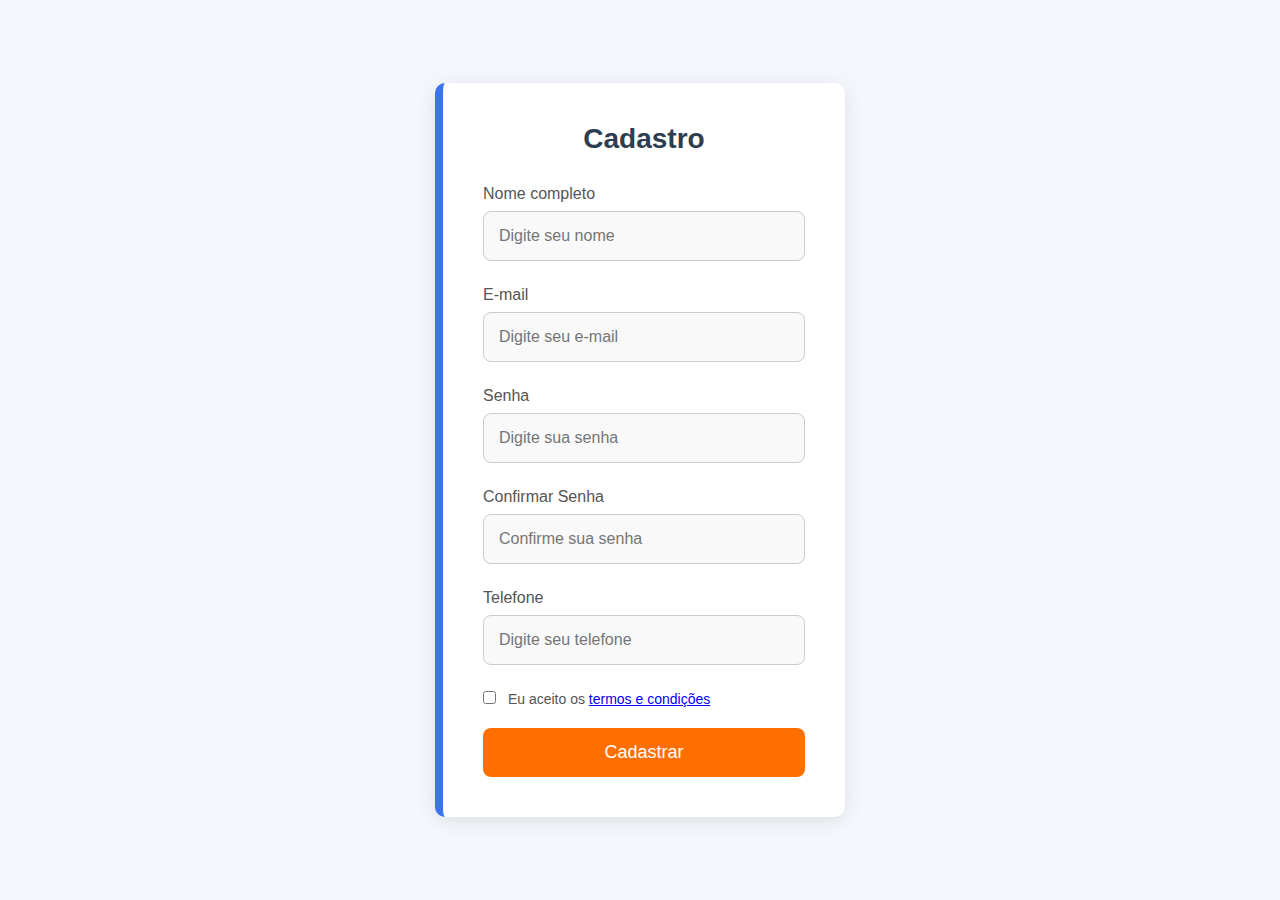
<file: cadastro.html>
<!DOCTYPE html>
<html lang="pt-br">
  <head>
    <meta charset="UTF-8" />
    <meta name="viewport" content="width=device-width, initial-scale=1.0" />
    <title>Cadastro | HelpLife</title>
    <link rel="stylesheet" href="css/cadastro.css" />
  </head>
  <body>
    <div class="container">
      <div class="form-container">
        <h2>Cadastro</h2>
        <form action="#" method="POST">
          <div class="input-group">
            <label for="nome">Nome completo</label>
            <input
              type="text"
              id="nome"
              name="nome"
              placeholder="Digite seu nome"
              required
            />
          </div>

          <div class="input-group">
            <label for="email">E-mail</label>
            <input
              type="email"
              id="email"
              name="email"
              placeholder="Digite seu e-mail"
              required
            />
          </div>

          <div class="input-group">
            <label for="senha">Senha</label>
            <input
              type="password"
              id="senha"
              name="senha"
              placeholder="Digite sua senha"
              required
            />
          </div>

          <div class="input-group">
            <label for="confirmar-senha">Confirmar Senha</label>
            <input
              type="password"
              id="confirmar-senha"
              name="confirmar-senha"
              placeholder="Confirme sua senha"
              required
            />
          </div>

          <div class="input-group">
            <label for="telefone">Telefone</label>
            <input
              type="tel"
              id="telefone"
              name="telefone"
              placeholder="Digite seu telefone"
              required
            />
          </div>

          <div class="terms">
            <label>
              <input type="checkbox" name="terms" required />
              Eu aceito os <a href="#">termos e condições</a>
            </label>
          </div>

          <button type="submit" class="btn-submit">Cadastrar</button>
        </form>
      </div>
    </div>
  </body>
</html>
</file>
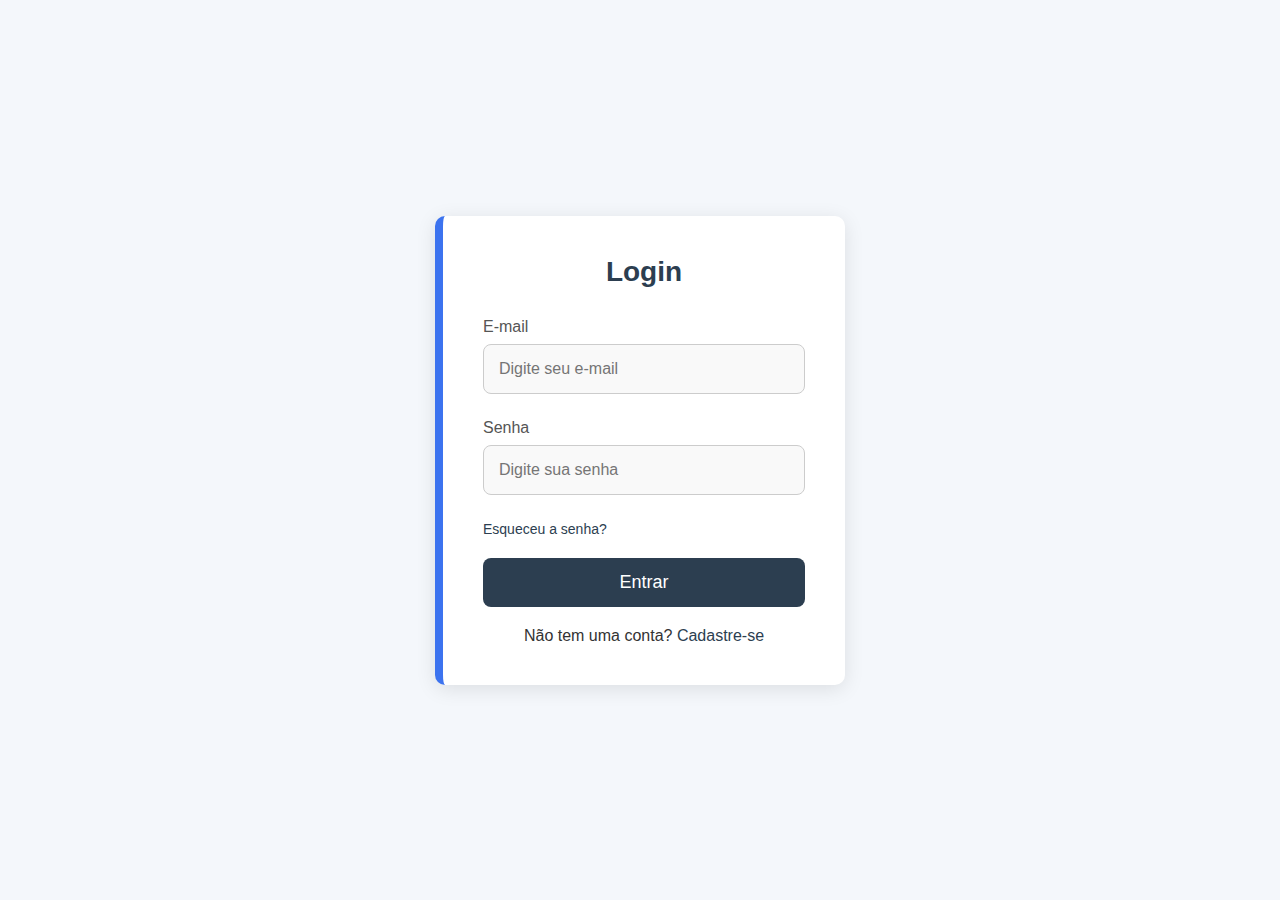
<file: login.html>
<!DOCTYPE html>
<html lang="pt-br">
  <head>
    <meta charset="UTF-8" />
    <meta name="viewport" content="width=device-width, initial-scale=1.0" />
    <title>Login | HelpLife</title>
    <link rel="stylesheet" href="css/login.css" />
  </head>
  <body>
    <div class="container">
      <div class="form-container">
        <h2>Login</h2>
        <form action="#" method="POST">
          <div class="input-group">
            <label for="email">E-mail</label>
            <input
              type="email"
              id="email"
              name="email"
              placeholder="Digite seu e-mail"
              required
            />
          </div>

          <div class="input-group">
            <label for="senha">Senha</label>
            <input
              type="password"
              id="senha"
              name="senha"
              placeholder="Digite sua senha"
              required
            />
          </div>

          <div class="forgot-password">
            <a href="#">Esqueceu a senha?</a>
          </div>

          <button type="submit" class="btn-submit">Entrar</button>
        </form>

        <div class="register-link">
          <p>Não tem uma conta? <a href="cadastro.html">Cadastre-se</a></p>
        </div>
      </div>
    </div>
  </body>
</html>
</file>
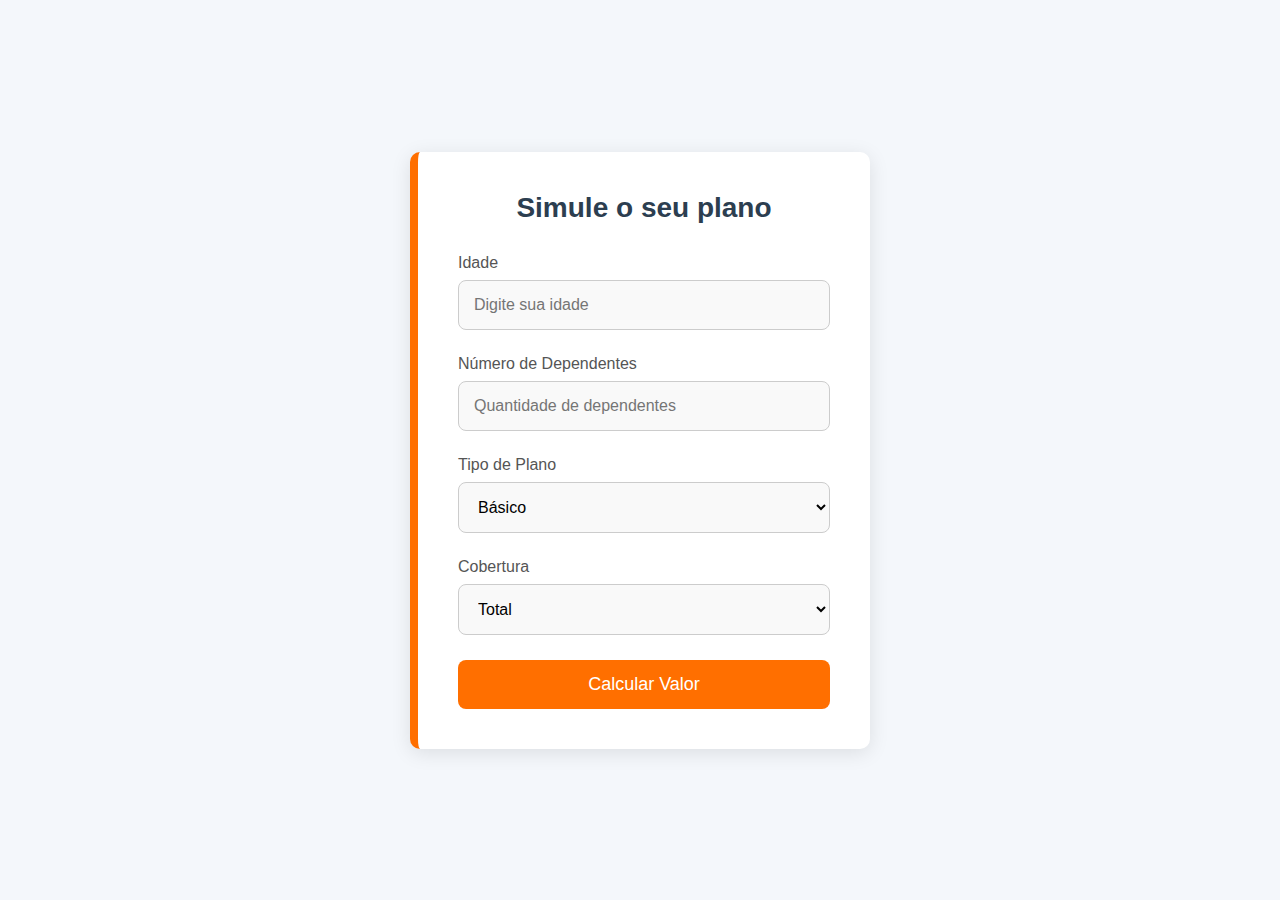
<file: simular.html>
<!DOCTYPE html>
<html lang="pt-br">
  <head>
    <meta charset="UTF-8" />
    <meta name="viewport" content="width=device-width, initial-scale=1.0" />
    <title>Simulação de Plano | HelpLife</title>
    <link rel="stylesheet" href="../css/simular.css" />
  </head>
  <body>
    <div class="container">
      <div class="form-container">
        <h2>Simule o seu plano</h2>
        <form id="simulacaoForm">
          <div class="input-group">
            <label for="idade">Idade</label>
            <input
              type="number"
              id="idade"
              name="idade"
              placeholder="Digite sua idade"
              required
            />
          </div>

          <div class="input-group">
            <label for="dependentes">Número de Dependentes</label>
            <input
              type="number"
              id="dependentes"
              name="dependentes"
              placeholder="Quantidade de dependentes"
              required
            />
          </div>

          <div class="input-group">
            <label for="tipoPlano">Tipo de Plano</label>
            <select id="tipoPlano" name="tipoPlano" required>
              <option value="basico">Básico</option>
              <option value="intermediario">Intermediário</option>
              <option value="premium">Premium</option>
            </select>
          </div>

          <div class="input-group">
            <label for="cobertura">Cobertura</label>
            <select id="cobertura" name="cobertura" required>
              <option value="total">Total</option>
              <option value="parcial">Parcial</option>
            </select>
          </div>

          <button type="submit" class="btn-submit">Calcular Valor</button>
        </form>

        <div id="resultado" class="resultado">
          <h3>Valor do Plano:</h3>
          <p id="valorPlano">R$ 0,00</p>
        </div>
      </div>
    </div>

    <script src="js/simular.js"></script>
  </body>
</html>
</file>
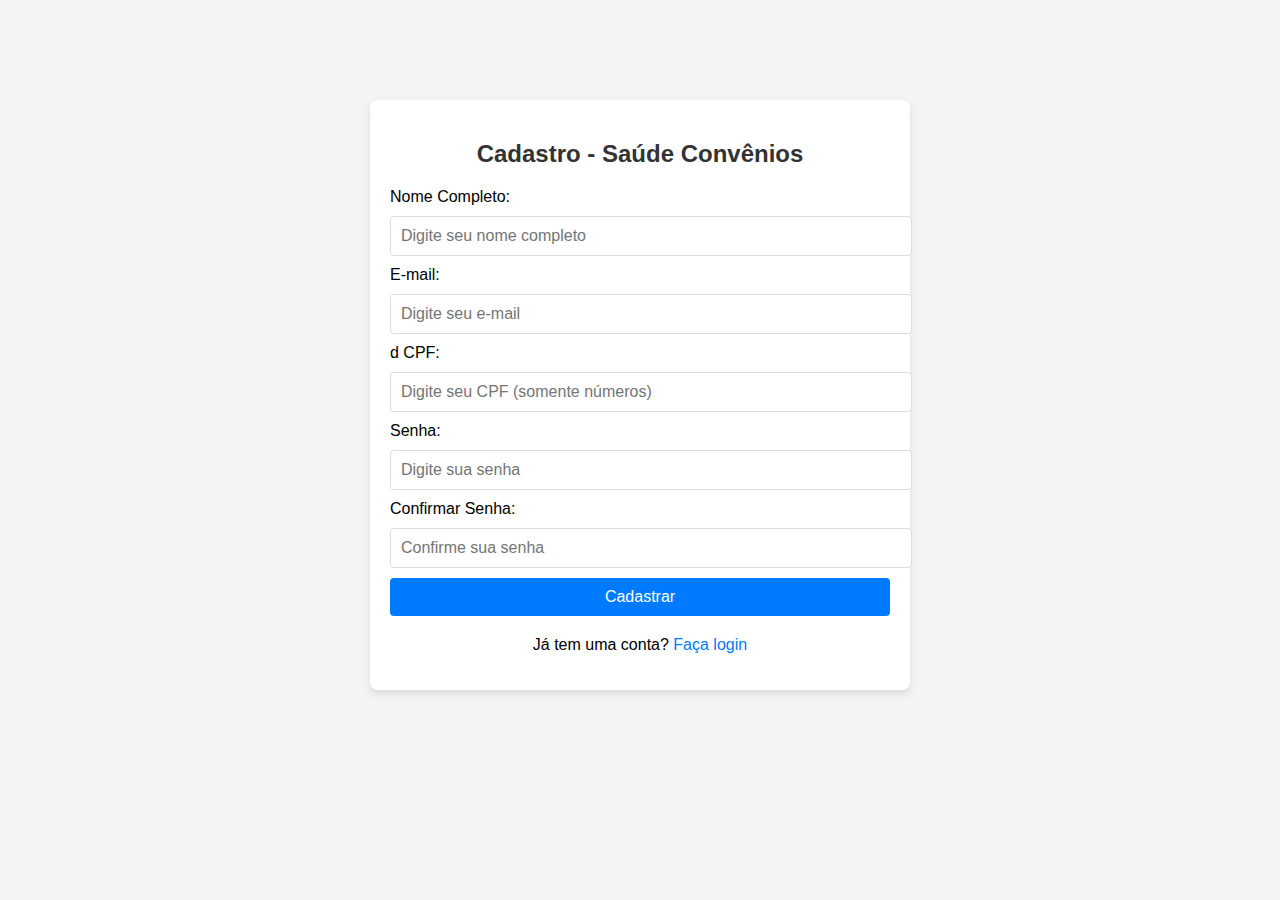
<file: foco100%/cadastro.html>
<!DOCTYPE html>
<html lang="pt-br">
<head>
    <meta charset="UTF-8">
    <meta name="viewport" content="width=device-width, initial-scale=1.0">
    <title>Cadastro - Saúde Convênios</title>
    <style>
        body {
            font-family: Arial, sans-serif;
            background-color: #f4f4f4;
            margin: 0;
            padding: 0;
        }

        .container {
            max-width: 500px;
            margin: 100px auto;
            padding: 20px;
            background-color: #ffffff;
            border-radius: 8px;
            box-shadow: 0 4px 8px rgba(0, 0, 0, 0.1);
        }

        h2 {
            text-align: center;
            color: #333;
        }

        .input-field {
            width: 100%;
            padding: 10px;
            margin: 10px 0;
            border: 1px solid #ddd;
            border-radius: 4px;
            font-size: 16px;
        }

        .btn {
            width: 100%;
            padding: 10px;
            background-color: #007BFF;
            border: none;
            color: white;
            font-size: 16px;
            border-radius: 4px;
            cursor: pointer;
        }

        .btn:hover {
            background-color: #d8d8d8;
        }

        .footer {
            text-align: center;
            margin-top: 20px;
        }

        .footer a {
            color: #007BFF;
            text-decoration: none;
        }

        .footer a:hover {
            text-decoration: underline;
        }
    </style>
    <script>
        // Função para validar o CPF
        function validarCPF(cpf) {
            cpf = cpf.replace(/[^\d]+/g, ''); // Remove caracteres não numéricos
            if (cpf.length !== 11 || /^(\d)\1{10}$/.test(cpf)) {
                return false; // CPF inválido
            }

            let soma = 0;
            let resto;

            for (let i = 1; i <= 9; i++) {
                soma += parseInt(cpf.charAt(i - 1)) * (11 - i);
            }

            resto = (soma * 10) % 11;
            if (resto === 10 || resto === 11) resto = 0;
            if (resto !== parseInt(cpf.charAt(9))) return false;

            soma = 0;
            for (let i = 1; i <= 10; i++) {
                soma += parseInt(cpf.charAt(i - 1)) * (12 - i);
            }

            resto = (soma * 10) % 11;
            if (resto === 10 || resto === 11) resto = 0;
            if (resto !== parseInt(cpf.charAt(10))) return false;

            return true;
        }

        // Função para checar o CPF antes de enviar o formulário
        function checarCPF(event) {
            const cpf = document.getElementById('cpf').value;
            if (!validarCPF(cpf)) {
                alert('CPF inválido. Por favor, insira um CPF válido.');
                event.preventDefault();
            }
        }

        // Função para redirecionar para a página de login após o cadastro
        function redirecionarParaLogin() {
            window.location.href = 'convenios.html'; // Redireciona para a página de login
        }
    </script>
</head>
<body>

    <div class="container">
        <h2>Cadastro - Saúde Convênios</h2>

        <form action="/cadastro" method="POST" onsubmit="checarCPF(event); redirecionarParaLogin()">
            <label for="nome">Nome Completo:</label>
            <input type="text" id="nome" name="nome" class="input-field" placeholder="Digite seu nome completo" required>

            <label for="email">E-mail:</label>
            <input type="email" id="email" name="email" class="input-field" placeholder="Digite seu e-mail" required>
d
            <label for="cpf">CPF:</label>
            <input type="text" id="cpf" name="cpf" class="input-field" placeholder="Digite seu CPF (somente números)" maxlength="14" required pattern="\d{3}\.\d{3}\.\d{3}-\d{2}" title="CPF no formato XXX.XXX.XXX-XX" oninput="mascaraCPF(event)">

            <label for="senha">Senha:</label>
            <input type="password" id="senha" name="senha" class="input-field" placeholder="Digite sua senha" required>

            <label for="confirmar-senha">Confirmar Senha:</label>
            <input type="password" id="confirmar-senha" name="confirmar-senha" class="input-field" placeholder="Confirme sua senha" required>

            <button type="submit" class="btn">Cadastrar</button>
        </form>

        <div class="footer">
            <p>Já tem uma conta? <a href="login.html">Faça login</a></p>
        </div>
    </div>

    <script>
        // Função para aplicar a máscara de CPF
        function mascaraCPF(event) {
            const cpf = event.target.value.replace(/\D/g, "");
            if (cpf.length <= 3) {
                event.target.value = cpf;
            } else if (cpf.length <= 6) {
                event.target.value = cpf.replace(/(\d{3})(\d{1,})/, "$1.$2");
            } else if (cpf.length <= 9) {
                event.target.value = cpf.replace(/(\d{3})(\d{3})(\d{1,})/, "$1.$2.$3");
            } else {
                event.target.value = cpf.replace(/(\d{3})(\d{3})(\d{3})(\d{1,})/, "$1.$2.$3-$4");
            }
        }
    </script>

</body>
</html>
</file>
<file: css/cadastro.css>
/* Resetando margens e paddings */
* {
  margin: 0;
  padding: 0;
  box-sizing: border-box;
}

/* Definindo fonte global */
body {
  font-family: "Arial", sans-serif;
  background-color: #f4f7fb; /* Fundo bem suave */
  color: #333; /* Cor do texto */
  display: flex;
  justify-content: center;
  align-items: center;
  height: 100vh;
}

/* Container principal */
.container {
  width: 100%;
  max-width: 450px;
  padding: 20px;
}

/* Estilo do formulário */
.form-container {
  background-color: #ffffff;
  padding: 40px;
  border-radius: 10px;
  box-shadow: 0 4px 20px rgba(0, 0, 0, 0.1);
  text-align: center;
  border-left: 8px solid #3c73ef; /* Laranja forte na borda */
}

/* Título do formulário */
h2 {
  font-size: 28px;
  color: #2c3e50; /* Azul escuro para o título */
  margin-bottom: 30px;
  font-weight: 600;
}

/* Estilo dos campos de input */
.input-group {
  margin-bottom: 25px;
  text-align: left;
}

.input-group label {
  font-size: 16px;
  color: #555;
  margin-bottom: 8px;
  display: block;
}

.input-group input {
  width: 100%;
  padding: 15px;
  font-size: 16px;
  border: 1px solid #ccc;
  border-radius: 8px;
  background-color: #f9f9f9;
  transition: border-color 0.3s ease, box-shadow 0.3s ease;
}

.input-group input:focus {
  border-color: #ff6f00; /* Laranja claro para o foco */
  box-shadow: 0 0 8px rgba(255, 111, 0, 0.5);
  outline: none;
}

/* Estilo do checkbox */
.terms {
  text-align: left;
  margin-bottom: 20px;
}

.terms label {
  font-size: 14px;
  color: #555;
}

.terms input {
  margin-right: 8px;
}

/* Botão de submit */
.btn-submit {
  width: 100%;
  padding: 14px;
  font-size: 18px;
  background-color: #ff6f00; /* Laranja vibrante */
  color: white;
  border: none;
  border-radius: 8px;
  cursor: pointer;
  transition: background-color 0.3s ease, transform 0.2s ease;
}

.btn-submit:hover {
  background-color: #e65c00; /* Tom mais escuro de laranja */
  transform: scale(1.05); /* Efeito de leve aumento */
}

/* Responsividade */
@media (max-width: 480px) {
  .container {
    padding: 15px;
  }

  .form-container {
    padding: 25px;
  }

  h2 {
    font-size: 24px;
  }

  .input-group input,
  .btn-submit {
    font-size: 14px;
  }
}
</file>
<file: css/login.css>
/* Resetando margens e paddings */
* {
  margin: 0;
  padding: 0;
  box-sizing: border-box;
}

/* Definindo fonte global */
body {
  font-family: "Arial", sans-serif;
  background-color: #f4f7fb; /* Fundo bem suave */
  color: #333; /* Cor do texto */
  display: flex;
  justify-content: center;
  align-items: center;
  height: 100vh;
}

/* Container principal */
.container {
  width: 100%;
  max-width: 450px;
  padding: 20px;
}

/* Estilo do formulário */
.form-container {
  background-color: #ffffff;
  padding: 40px;
  border-radius: 10px;
  box-shadow: 0 4px 20px rgba(0, 0, 0, 0.1);
  text-align: center;
  border-left: 8px solid #3c73ef; /* Laranja forte na borda */
}

/* Título do formulário */
h2 {
  font-size: 28px;
  color: #2c3e50; /* Azul escuro para o título */
  margin-bottom: 30px;
  font-weight: 600;
}

/* Estilo dos campos de input */
.input-group {
  margin-bottom: 25px;
  text-align: left;
}

.input-group label {
  font-size: 16px;
  color: #555;
  margin-bottom: 8px;
  display: block;
}

.input-group input {
  width: 100%;
  padding: 15px;
  font-size: 16px;
  border: 1px solid #ccc;
  border-radius: 8px;
  background-color: #f9f9f9;
  transition: border-color 0.3s ease, box-shadow 0.3s ease;
}

.input-group input:focus {
  border-color: #2c3e50; /* Laranja claro para o foco */
  box-shadow: 0 0 8px rgba(255, 111, 0, 0.5);
  outline: none;
}

/* Estilo do link de esqueci a senha */
.forgot-password {
  text-align: left;
  margin-bottom: 20px;
}

.forgot-password a {
  font-size: 14px;
  color: #2c3e50;
  text-decoration: none;
}

.forgot-password a:hover {
  text-decoration: underline;
}

/* Botão de submit */
.btn-submit {
  width: 100%;
  padding: 14px;
  font-size: 18px;
  background-color: #2c3e50; /* Laranja vibrante */
  color: white;
  border: none;
  border-radius: 8px;
  cursor: pointer;
  transition: background-color 0.3s ease, transform 0.2s ease;
}

.btn-submit:hover {
  background-color: #2c3e50; /* Tom mais escuro de laranja */
  transform: scale(1.05); /* Efeito de leve aumento */
}

/* Link para cadastro */
.register-link {
  margin-top: 20px;
  font-size: 16px;
  color: #333;
}

.register-link a {
  color: #2c3e50;
  text-decoration: none;
}

.register-link a:hover {
  text-decoration: underline;
}

/* Responsividade */
@media (max-width: 480px) {
  .container {
    padding: 15px;
  }

  .form-container {
    padding: 25px;
  }

  h2 {
    font-size: 24px;
  }

  .input-group input,
  .btn-submit {
    font-size: 14px;
  }
}
</file>
<file: css/simular.css>
/* Resetando margens e paddings */
* {
  margin: 0;
  padding: 0;
  box-sizing: border-box;
}

/* Definindo a fonte global */
body {
  font-family: "Arial", sans-serif;
  background-color: #f4f7fb; /* Fundo suave */
  color: #333;
  display: flex;
  justify-content: center;
  align-items: center;
  height: 100vh;
}

/* Container principal */
.container {
  width: 100%;
  max-width: 500px;
  padding: 20px;
}

/* Estilo do formulário */
.form-container {
  background-color: #ffffff;
  padding: 40px;
  border-radius: 10px;
  box-shadow: 0 4px 20px rgba(0, 0, 0, 0.1);
  text-align: center;
  border-left: 8px solid #ff6f00; /* Laranja forte na borda */
}

/* Título do formulário */
h2 {
  font-size: 28px;
  color: #2c3e50; /* Azul escuro */
  margin-bottom: 30px;
  font-weight: 600;
}

/* Estilo dos campos de input */
.input-group {
  margin-bottom: 25px;
  text-align: left;
}

.input-group label {
  font-size: 16px;
  color: #555;
  margin-bottom: 8px;
  display: block;
}

.input-group input,
.input-group select {
  width: 100%;
  padding: 15px;
  font-size: 16px;
  border: 1px solid #ccc;
  border-radius: 8px;
  background-color: #f9f9f9;
  transition: border-color 0.3s ease, box-shadow 0.3s ease;
}

.input-group input:focus,
.input-group select:focus {
  border-color: #ff6f00; /* Laranja claro para o foco */
  box-shadow: 0 0 8px rgba(255, 111, 0, 0.5);
  outline: none;
}

/* Botão de envio */
.btn-submit {
  width: 100%;
  padding: 14px;
  font-size: 18px;
  background-color: #ff6f00; /* Laranja vibrante */
  color: white;
  border: none;
  border-radius: 8px;
  cursor: pointer;
  transition: background-color 0.3s ease, transform 0.2s ease;
}

.btn-submit:hover {
  background-color: #e65c00; /* Tom mais escuro de laranja */
  transform: scale(1.05); /* Efeito de leve aumento */
}

/* Resultado */
.resultado {
  margin-top: 30px;
  text-align: center;
  background-color: #f9f9f9;
  padding: 15px;
  border-radius: 8px;
  box-shadow: 0 4px 10px rgba(0, 0, 0, 0.1);
  display: none;
}

.resultado h3 {
  font-size: 22px;
  color: #333;
}

.resultado p {
  font-size: 24px;
  color: #ff6f00; /* Laranja para o valor */
  font-weight: bold;
}

/* Responsividade */
@media (max-width: 480px) {
  .container {
    padding: 15px;
  }

  .form-container {
    padding: 25px;
  }

  h2 {
    font-size: 24px;
  }

  .input-group input,
  .input-group select,
  .btn-submit {
    font-size: 14px;
  }
}
</file>
